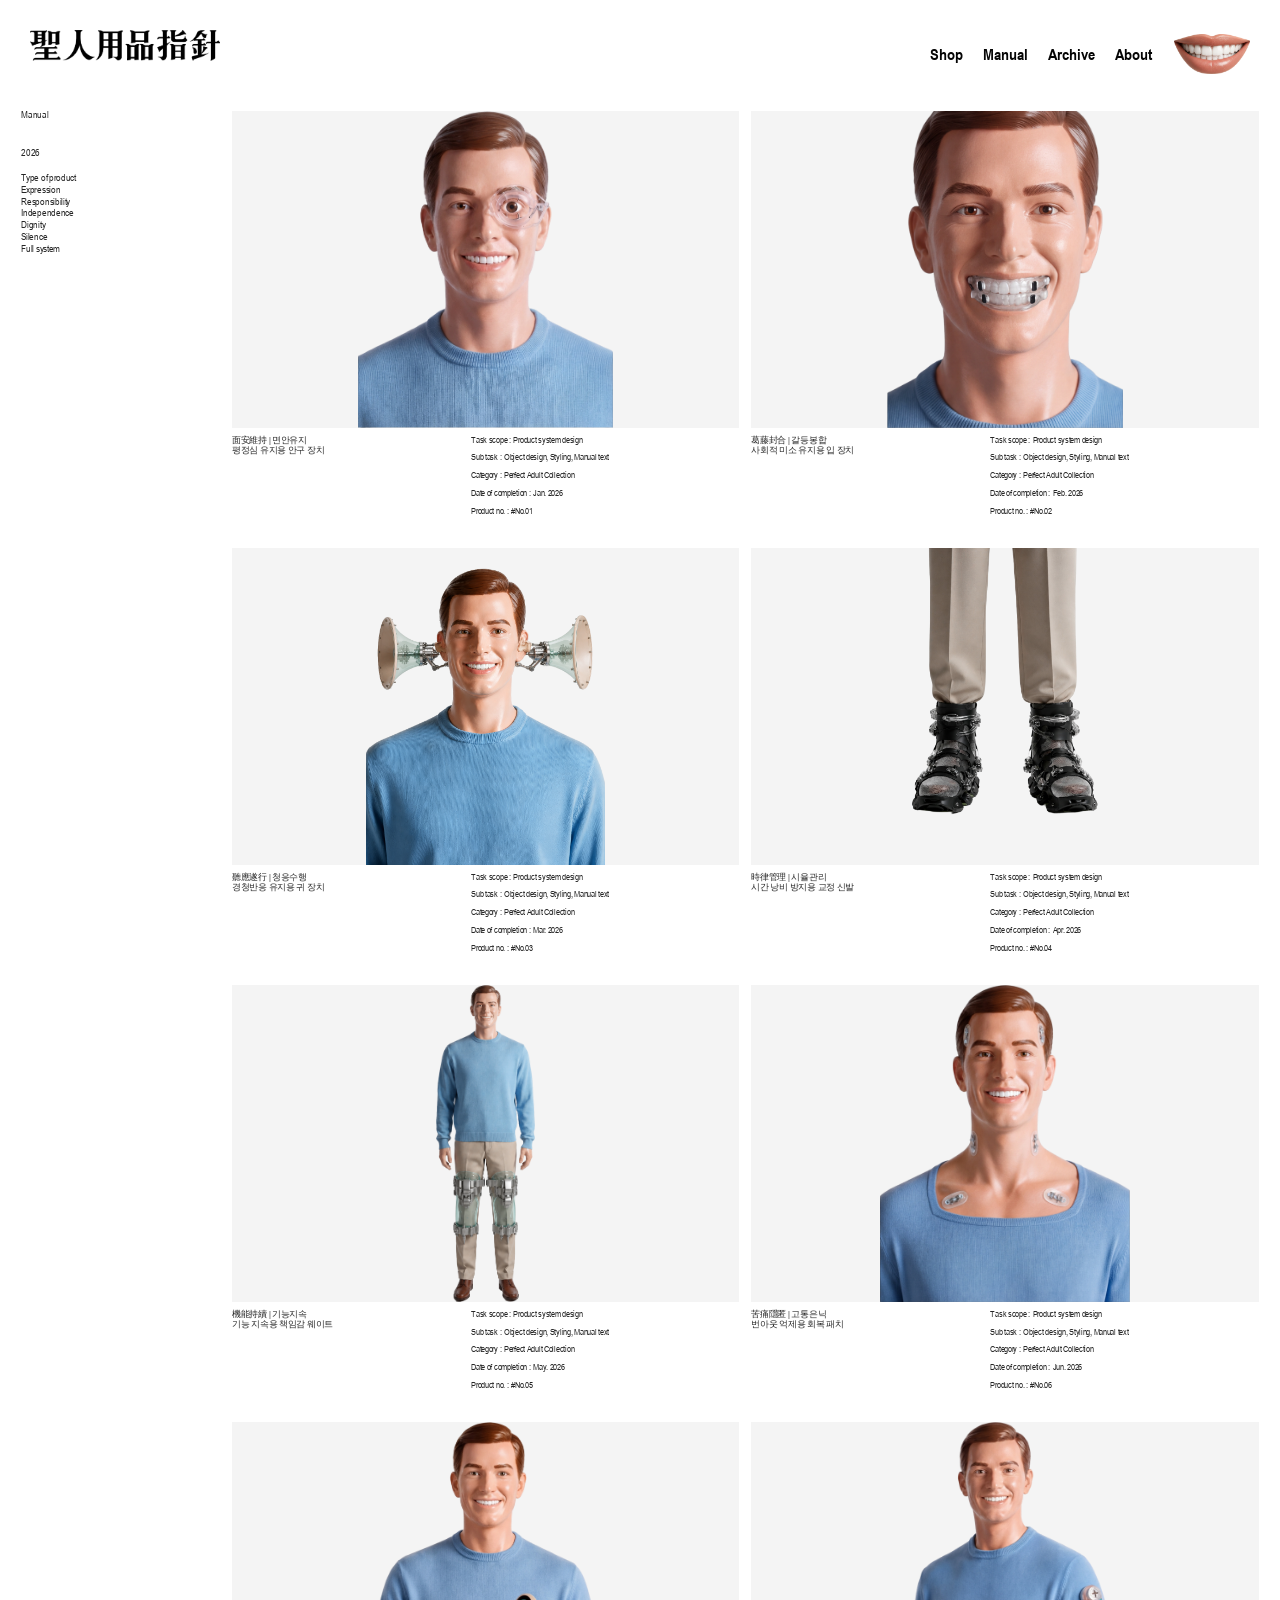
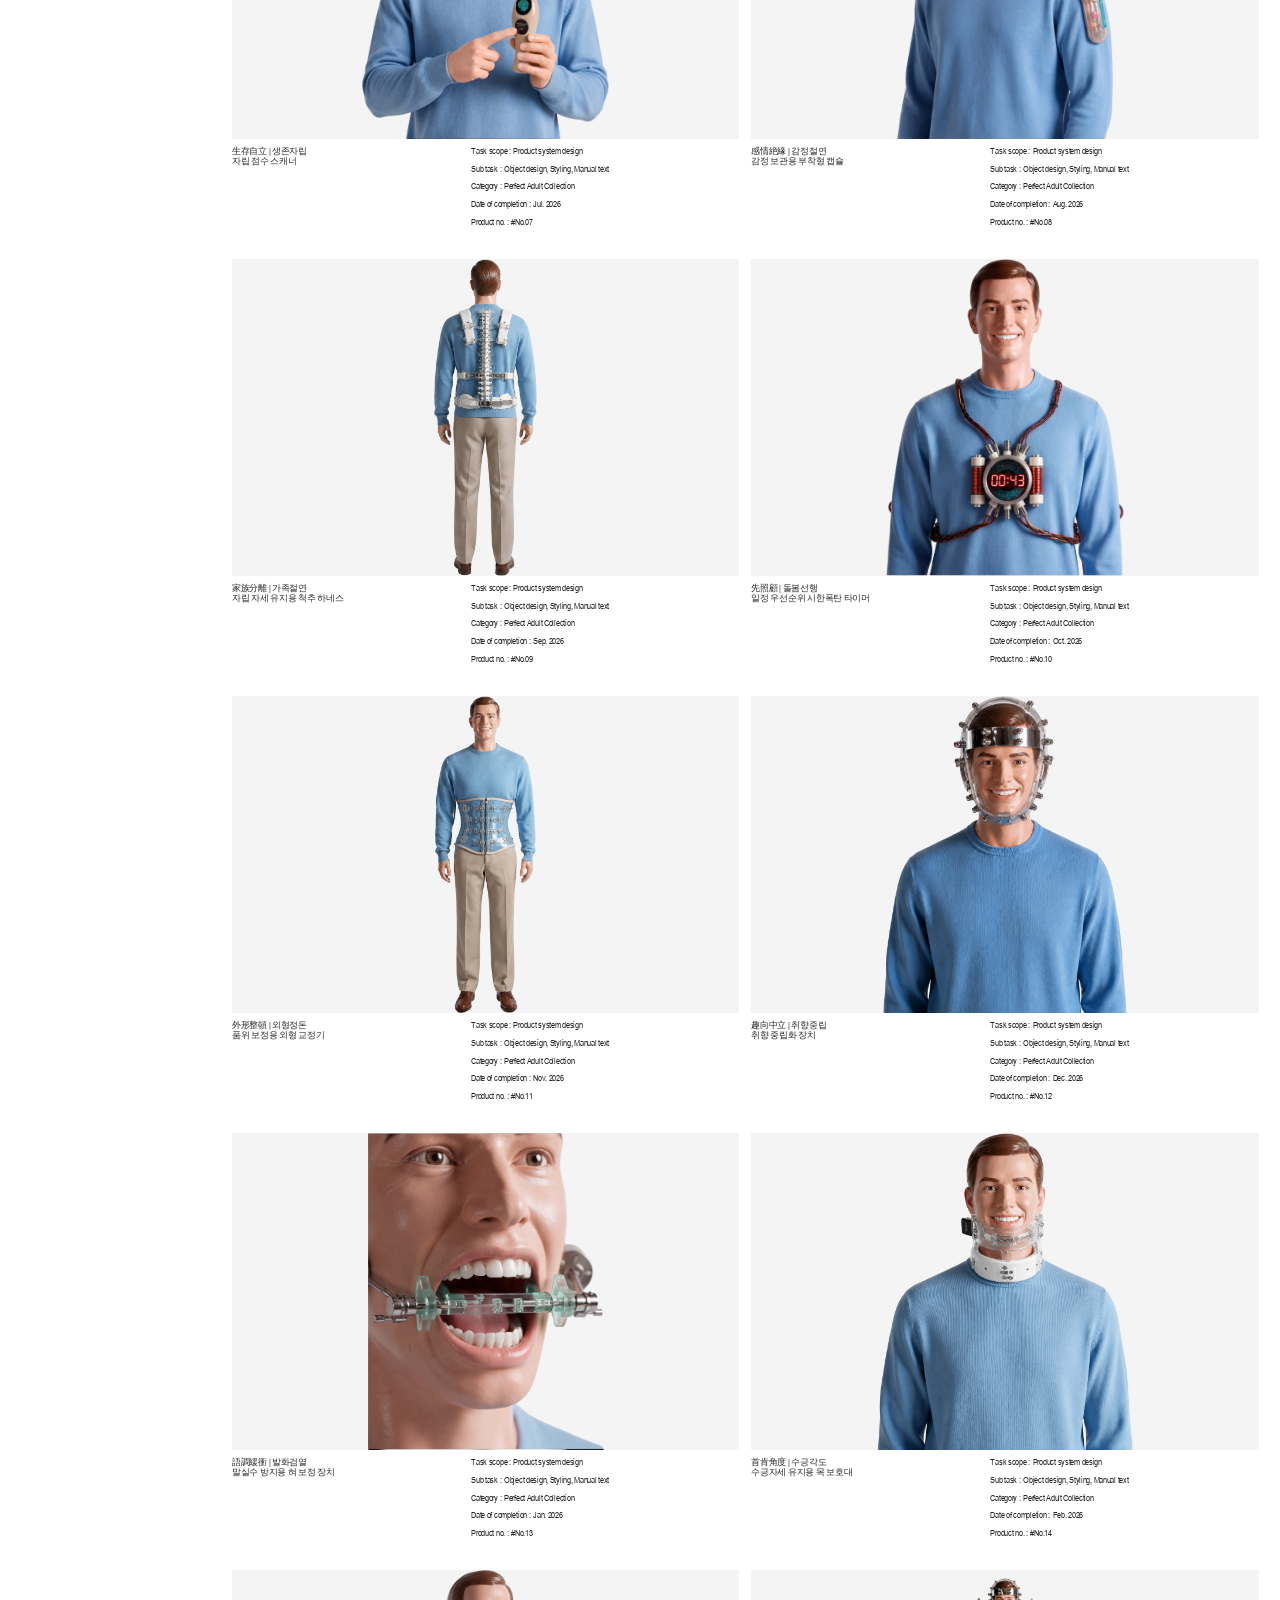
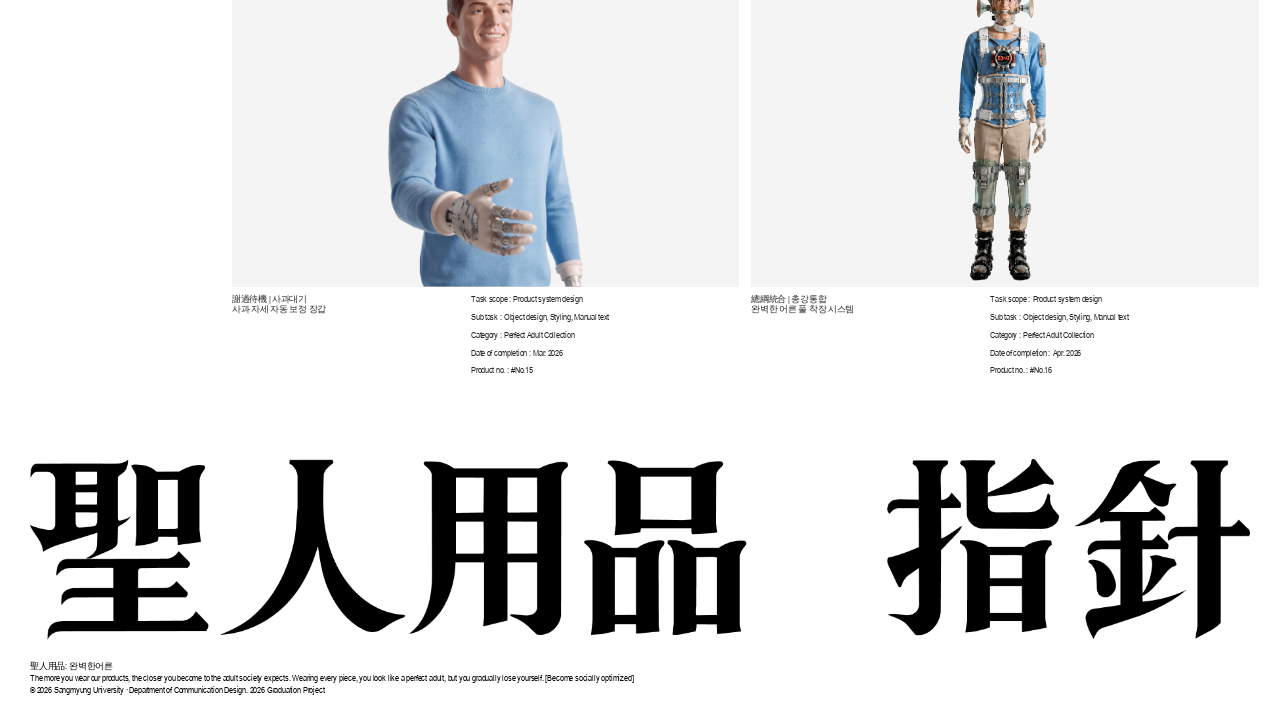
<file: archive.html>
<!doctype html>
<html lang="ko">
  <head>
    <meta charset="UTF-8" />
    <meta name="viewport" content="width=device-width, initial-scale=1.0" />
    <title>聖人用品指針 | Archive</title>
    <link rel="stylesheet" href="css/font.css?v=20260929-4" />
    <link rel="stylesheet" href="css/common.css?v=20260929-1" />
    <link rel="stylesheet" href="css/pages/archive.css?v=20260927-6" />
  </head>
  <body data-page="archive">
    <script src="js/shared/data.js?v=20260928-1"></script>
    <script src="js/shared/common.js?v=20260928-1"></script>
    <script src="js/pages/archive.js?v=20260927-4"></script>
  </body>
</html>
</file>
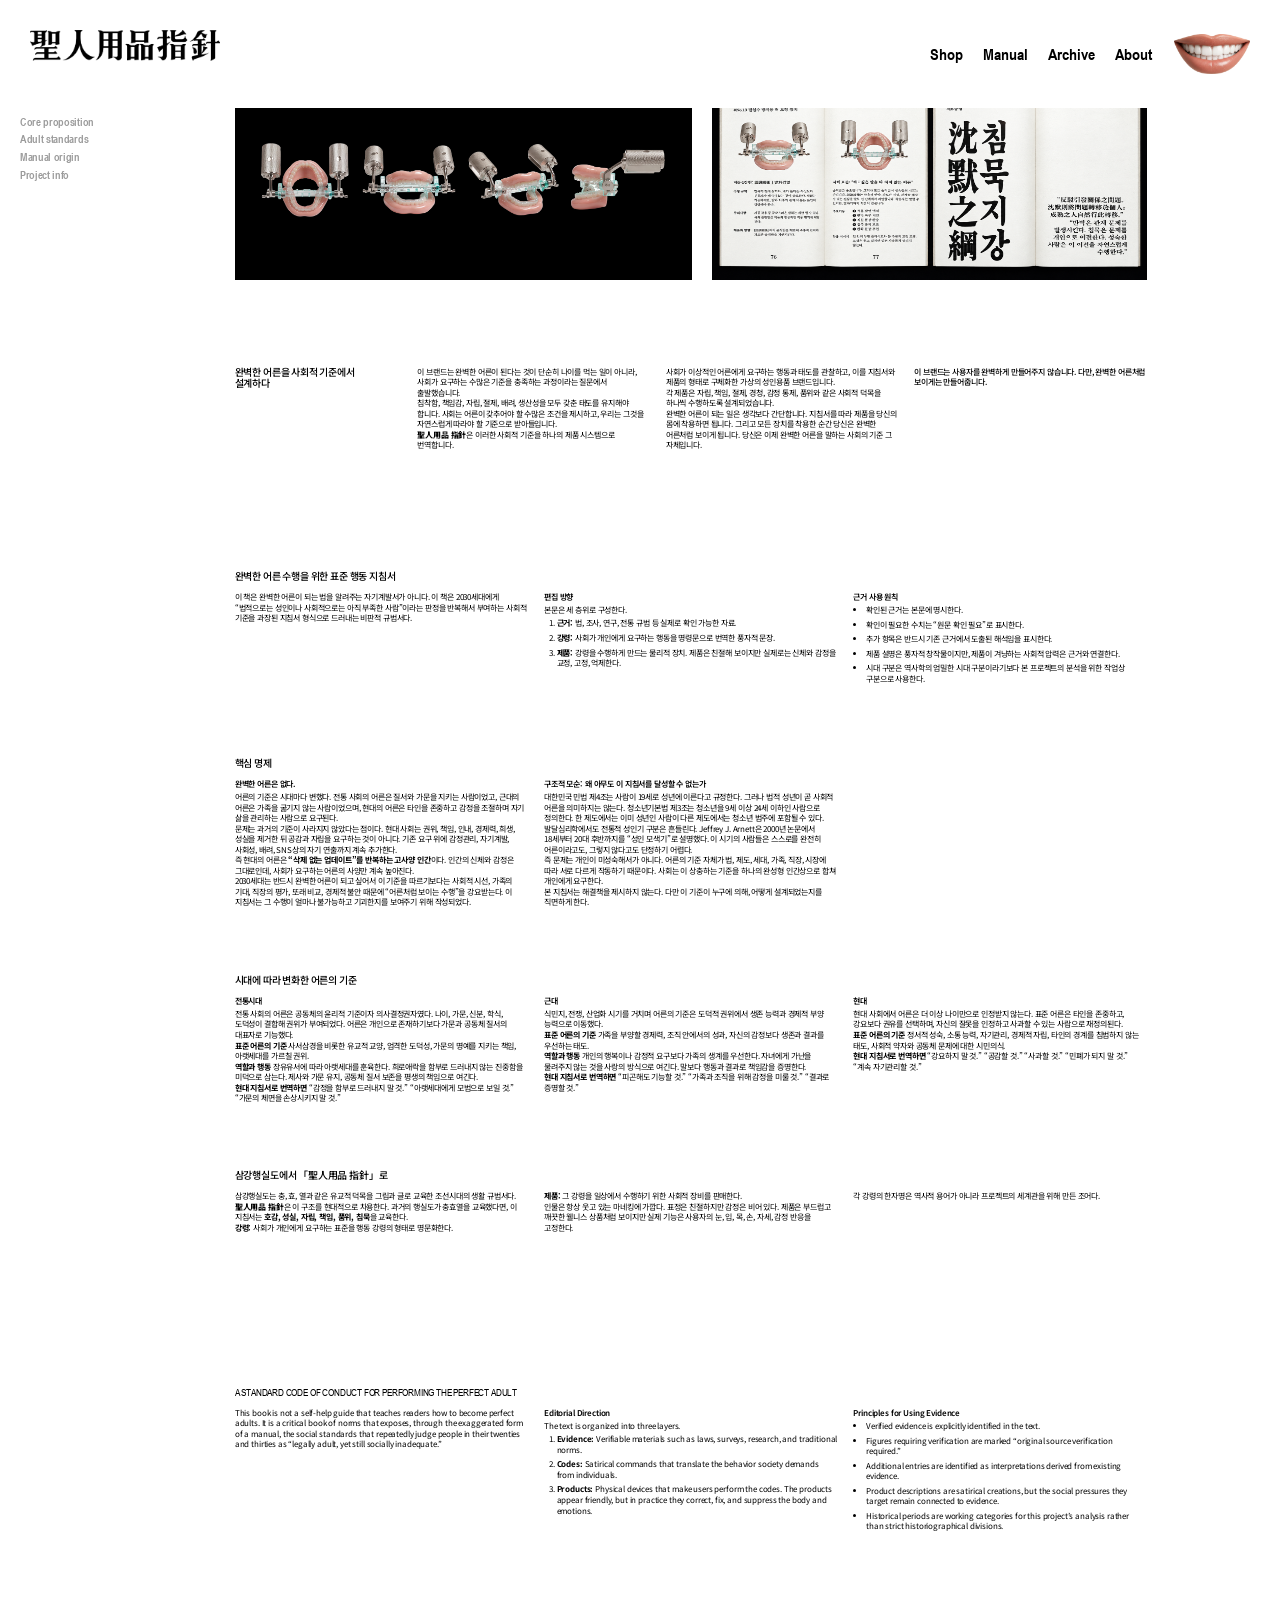
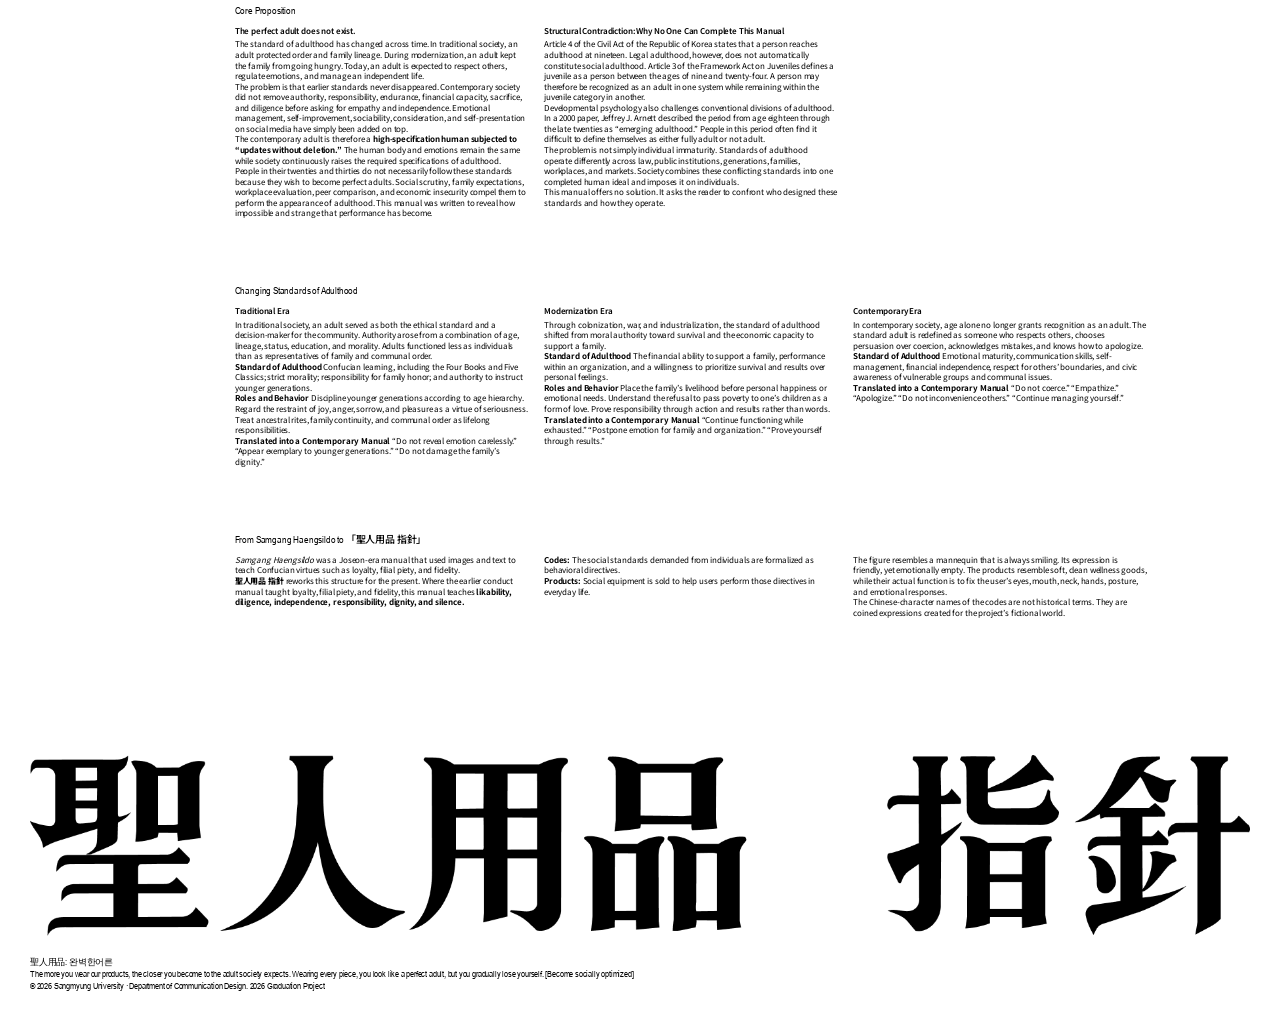
<file: manual.html>
<!doctype html>
<html lang="ko">
  <head>
    <meta charset="UTF-8" />
    <meta name="viewport" content="width=device-width, initial-scale=1.0" />
    <title>聖人用品指針 | Manual</title>
    <link rel="stylesheet" href="css/font.css?v=20260929-4" />
    <link rel="stylesheet" href="css/common.css?v=20260929-1" />
    <link rel="stylesheet" href="css/pages/manual-reference.css?v=20260929-5" />
  </head>
  <body data-page="manual">
    <script src="js/shared/data.js?v=20260928-1"></script>
    <script src="js/shared/common.js?v=20260928-1"></script>
    <script src="js/pages/manual.js?v=20260928-5"></script>
  </body>
</html>
</file>
<file: css/font.css>
@font-face {
  font-family: "Noto Sans KR";
  src: url("../assets/fonts/NotoSansKR-Variable.ttf") format("truetype");
  font-style: normal;
  font-weight: 100 900;
  font-display: swap;
}

@font-face {
  font-family: "SM3 Gyeonchul Myeongjo";
  src: url("../assets/fonts/SM3GyeonchulMyeongjo-Regular.otf") format("opentype");
  font-style: normal;
  font-weight: 400;
  font-display: swap;
}

@font-face {
  font-family: "Arial Narrow";
  src: url("../assets/fonts/ArialNarrow.ttf") format("truetype");
  font-style: normal;
  font-weight: 400;
  font-display: swap;
}

@font-face {
  font-family: "Arial Narrow";
  src: url("../assets/fonts/ArialNarrow-Bold.ttf") format("truetype");
  font-style: normal;
  font-weight: 700;
  font-display: swap;
}

@font-face {
  font-family: "Arial Narrow";
  src: url("../assets/fonts/ArialNarrow-Italic.ttf") format("truetype");
  font-style: italic;
  font-weight: 400;
  font-display: swap;
}

@font-face {
  font-family: "Arial Narrow";
  src: url("../assets/fonts/ArialNarrow-BoldItalic.ttf") format("truetype");
  font-style: italic;
  font-weight: 700;
  font-display: swap;
}

:root {
  --red: #000000;
  --ink: #050505;
  --muted: #b8b8b8;
  --page: #ffffff;
  --en-font: "Arial Narrow", "Arial Condensed", Arial, sans-serif;
  --kr-font: Pretendard, "Noto Sans KR", "Helvetica Neue", Arial, sans-serif;
}
</file>
<file: css/common.css>
/*
  [모든 페이지 공통 수정 지도]
  - 전체 기본 글꼴/배경: html, body
  - 커서 이미지: html, body, body * 선택자
  - 상단 고정 영역: .top-bar
  - 우측 입술 버튼: .brand-toggle, .brand-mark
  - 좌측 한자 로고: .brand-title, .brand-logo
  - Shop/Manual/Archive/About 메뉴: .menu-panel, .side-nav
  - 메뉴 항목 사이 간격: .nav-primary-group
  - 왼쪽 아래 계정명: .footer-handle
  - 모든 페이지 마지막 큰 로고: .site-end, .site-end-logo
  - 마지막 설명 글: .site-end-copy
*/
* {
  box-sizing: border-box;
}

html,
body {
  margin: 0;
  width: 100%;
  min-height: 100%;
  overflow-x: hidden;
  overflow-y: auto;
  background: transparent;
  color: var(--ink);
  font-family: var(--en-font);
}

/*
  페이지 스크롤 고정 강도:
  mandatory = 휠을 놓으면 가장 가까운 구간에 확실하게 맞춤
  proximity = 구간 가까이에서만 부드럽게 맞춤
*/
html {
  scroll-snap-type: y proximity;
  scroll-behavior: smooth;
}

/* 메인은 첫 화면과 마지막 화면만 멈추고, 중간 내용은 자연스럽게 스크롤됩니다. */
.home-intro,
.detail-gallery,
.detail-related-message,
.detail-related-grid .product-tile,
.manual-intro,
.manual-section,
.archive-intro,
.archive-project,
.site-end {
  scroll-snap-align: start;
  scroll-snap-stop: normal;
}

/* 메인 첫 화면과 마지막 bottom_logo 영역은 정확히 멈춥니다. */
.home-intro,
.site-end {
  scroll-snap-stop: always;
}

a {
  color: inherit;
  text-decoration: none;
}

button,
a {
  -webkit-tap-highlight-color: transparent;
}

/* 전체 사이트 마우스 커서: 원본은 assets/Mouse cursor.png 입니다. */
html,
body,
body *,
button,
a,
input,
select,
textarea,
[role="button"] {
  cursor:
    url("../assets/graphics/mouse-cursor-large.png") 16 10,
    auto !important;
}

.site-frame {
  position: relative;
  width: 100vw;
  min-height: calc(2360px * var(--stage-scale, 1));
  overflow: visible;
  background: var(--page);
}

.top-bar {
  position: fixed;
  top: 0;
  left: 0;
  z-index: 30;
  width: 100vw;
  height: 108px;
  background: #fff;
}

.brand-toggle {
  /* 입술 버튼 위치(top/right)와 크기(width/height)입니다. */
  position: absolute;
  top: 30px;
  right: 30px;
  z-index: 33;
  display: flex;
  align-items: center;
  justify-content: center;
  width: 76px;
  height: 48px;
  padding: 0;
  border: 0;
  background: transparent;
}

.brand-mark {
  display: block;
  width: 100%;
  height: 100%;
  object-fit: contain;
}

.brand-title {
  /* 왼쪽 한자 로고의 위치입니다. */
  position: absolute;
  top: 30px;
  left: 30px;
  display: flex;
  align-items: center;
  margin: 0;
}

.brand-home {
  display: inline-flex;
  align-items: center;
  justify-content: center;
}

.brand-logo {
  display: block;
  width: 190px;
  height: auto;
}

.menu-panel {
  /* 메뉴 전체를 입술 왼쪽에 배치하는 영역입니다. */
  position: fixed;
  top: 30px;
  right: 128px;
  z-index: 31;
  display: flex;
  align-items: center;
  width: auto;
  height: 48px;
  padding: 0;
  background: transparent;
  transition:
    opacity 160ms ease,
    visibility 160ms ease;
}

.side-nav {
  font-family: "Arial Narrow", Arial, sans-serif;
  font-size: 16px;
  font-weight: 700;
  line-height: 1;
}

.side-nav {
  display: flex;
  align-items: center;
}

.nav-primary-group {
  /* Shop, Manual, Archive, About 사이의 간격입니다. */
  display: flex;
  align-items: center;
  gap: 20px;
}

.nav-primary-group {
  margin: 0;
}

.side-nav a {
  display: block;
  margin: 0;
  white-space: nowrap;
}

.side-nav a.active {
  font-weight: inherit;
}

.collection-index {
  display: none;
}

.menus-hidden .menu-panel {
  opacity: 0;
  pointer-events: none;
  visibility: hidden;
}

.footer-handle {
  position: fixed;
  left: calc(30px * var(--stage-scale, 1));
  bottom: calc(32px * var(--stage-scale, 1));
  z-index: 20;
  margin: 0;
  font-size: calc(16px * var(--stage-scale, 1));
  transition: opacity 180ms ease;
}

.site-end-visible .footer-handle {
  opacity: 0;
  pointer-events: none;
}

/* 모든 페이지의 마지막 화면: 로고 크기와 위 간격은 여기서 조정합니다. */
.site-end {
  position: relative;
  z-index: 2;
  width: 100%;
  padding: calc(5px * var(--stage-scale, 1)) 30px 24px;
  background: #fff;
  color: #000;
}

.site-end-logo {
  display: block;
  width: 100%;
  height: auto;
}

/* 하단 프로젝트 정보: Arial Narrow / 14px / 행간 18px / 자간 -2% */
.site-end-copy {
  margin-top: calc(30px * var(--stage-scale, 1));
  font-family: var(--en-font);
  font-size: calc(14px * var(--stage-scale, 1));
  font-weight: 500;
  line-height: calc(18px * var(--stage-scale, 1));
  letter-spacing: -0.02em;
}

.site-end-copy p {
  margin: 0;
}

@media (max-width: 760px) {
  html {
    scroll-snap-type: y proximity;
  }

  .site-end {
    padding: 90px 16px 18px;
  }

  .site-end-copy {
    margin-top: 10px;
    font-size: 10px;
    line-height: 13px;
  }

  .brand-toggle {
    top: 14px;
    right: 14px;
    width: 54px;
    height: 34px;
  }

  .menu-panel {
    right: 82px;
    height: 62px;
  }

  .side-nav {
    font-size: 12px;
  }

  .nav-primary-group {
    gap: 14px;
  }
}
</file>
<file: css/pages/archive.css>
/*
  [아카이브 페이지 수정 지도]
  - 왼쪽 필터/메뉴: .archive-filter
  - 오른쪽 전체 영역: .archive-index
  - 상단 설명: .archive-index-header
  - 2열 프로젝트 그리드: .archive-grid
  - 개별 이미지 박스: .archive-card-image-wrap
  - 개별 텍스트 메타: .archive-card-copy, .archive-card-meta
*/
body[data-page="archive"],
body[data-page="archive"] .site-frame {
  background: #fff;
}

body[data-page="archive"] .site-frame {
  min-height: 100%;
}

body[data-page="archive"] .footer-handle {
  display: none;
}

.archive-page {
  display: grid;
  grid-template-columns: calc(252px * var(--stage-scale, 1)) minmax(0, 1fr);
  column-gap: calc(64px * var(--stage-scale, 1));
  min-height: 100vh;
  padding: calc(128px * var(--stage-scale, 1)) calc(32px * var(--stage-scale, 1))
    calc(110px * var(--stage-scale, 1));
  background: #fff;
  color: #262626;
  font-family: "Arial Narrow", Arial, sans-serif;
}

.archive-filter {
  position: sticky;
  top: calc(128px * var(--stage-scale, 1));
  align-self: start;
  min-width: 0;
  font-size: calc(15px * var(--stage-scale, 1));
  font-weight: 500;
  line-height: 1.04;
  letter-spacing: -0.03em;
}

.archive-section-nav,
.archive-filter-group {
  display: grid;
}

.archive-section-nav {
  gap: calc(2px * var(--stage-scale, 1));
  margin-bottom: calc(42px * var(--stage-scale, 1));
}

.archive-filter-group {
  gap: calc(2px * var(--stage-scale, 1));
}

.archive-filter p {
  margin: 0;
}

.archive-filter-group p + p {
  margin-top: calc(20px * var(--stage-scale, 1));
}

.archive-index {
  min-width: 0;
}

.archive-index-header {
  display: grid;
  grid-template-columns: minmax(0, 1.2fr) minmax(0, 1fr) auto;
  column-gap: calc(28px * var(--stage-scale, 1));
  align-items: start;
  margin-bottom: calc(22px * var(--stage-scale, 1));
  font-size: calc(15px * var(--stage-scale, 1));
  font-weight: 500;
  line-height: 1.08;
  letter-spacing: -0.03em;
}

.archive-index-header h1,
.archive-index-header p {
  margin: 0;
  font: inherit;
}

.archive-grid {
  display: grid;
  grid-template-columns: repeat(2, minmax(0, 1fr));
  column-gap: calc(18px * var(--stage-scale, 1));
  row-gap: calc(38px * var(--stage-scale, 1));
}

.archive-card {
  min-width: 0;
}

.archive-card-link {
  display: grid;
  gap: calc(10px * var(--stage-scale, 1));
}

.archive-card-image-wrap {
  display: flex;
  align-items: center;
  justify-content: center;
  width: 100%;
  aspect-ratio: 16 / 10;
  margin: 0;
  overflow: hidden;
  background: #f4f4f4;
}

.archive-card-image {
  display: block;
  width: 100%;
  height: 100%;
  object-fit: contain;
}

.archive-card-copy {
  display: grid;
  grid-template-columns: minmax(0, 0.92fr) minmax(0, 1.08fr);
  column-gap: calc(16px * var(--stage-scale, 1));
  min-height: calc(132px * var(--stage-scale, 1));
  font-size: calc(14px * var(--stage-scale, 1));
  font-weight: 500;
  line-height: 1.08;
  letter-spacing: -0.03em;
}

.archive-card-heading h2,
.archive-card-heading p,
.archive-card-meta,
.archive-card-meta div,
.archive-card-meta dt,
.archive-card-meta dd {
  margin: 0;
}

.archive-card-heading h2 {
  font: inherit;
}

.archive-card-meta {
  display: grid;
  gap: calc(2px * var(--stage-scale, 1));
}

.archive-card-meta div {
  display: grid;
  grid-template-columns: max-content minmax(0, 1fr);
  column-gap: calc(4px * var(--stage-scale, 1));
}

.archive-card-meta dt,
.archive-card-meta dd {
  display: inline;
}

@media (max-width: 900px) {
  .archive-page {
    display: block;
    padding: 92px 16px 78px;
  }

  .archive-filter {
    position: static;
    margin-bottom: 42px;
    font-size: 13px;
  }

  .archive-index-header {
    grid-template-columns: 1fr;
    gap: 8px;
    margin-bottom: 18px;
    font-size: 13px;
  }

  .archive-grid {
    grid-template-columns: 1fr;
    row-gap: 42px;
  }

  .archive-card-copy {
    grid-template-columns: 1fr;
    gap: 10px;
    min-height: 0;
    font-size: 13px;
  }
}
</file>
<file: css/pages/manual-reference.css>
/*
  [메뉴얼 페이지 수정 지도]
  - 전체 바깥 여백과 열 기준값: .manual-page
  - 왼쪽 큰 제목 영역: .manual-rail, .manual-intro > h2
  - 오른쪽 첫 소개 3열: .manual-intro-grid
  - 강령 본문 3열: .manual-chapter-copy
  - 한국어/영어 큰 구역 사이: .manual-section
  - 강령과 강령 사이: .manual-chapter
  - 소제목: .manual-chapter-copy h4
  - 본문: .manual-intro-column, .manual-chapter-copy
  - 태블릿: @media (max-width: 980px)
  - 모바일: @media (max-width: 760px)

  CSS 간격 값은 보통 위 오른쪽 아래 왼쪽 순서입니다.
  예: padding: 100px 30px 80px 30px;
*/
body[data-page="manual"],
body[data-page="manual"] .site-frame {
  --manual-page-bg: #fff;
  background: var(--manual-page-bg);
}

body[data-page="manual"] .top-bar {
  background: var(--manual-page-bg);
}

body[data-page="manual"] .menu-panel,
body[data-page="manual"] .side-nav,
body[data-page="manual"] .side-nav a {
  color: #000;
}

body[data-page="manual"] .brand-logo {
  filter: none;
}

body[data-page="manual"] .footer-handle {
  display: none;
}

.manual-page {
  /* 왼쪽 제목 칸 너비입니다. 숫자를 키우면 제목 칸이 넓어집니다. */
  --manual-rail: calc(250px * var(--stage-scale, 1));
  --manual-sidebar: calc(270px * var(--stage-scale, 1));
  /* 모든 본문 열 사이의 가로 간격입니다. */
  --manual-gap: calc(24px * var(--stage-scale, 1));
  /* 메뉴얼 본문 자간/행간은 여기서 바꾸면 전체에 적용됩니다. */
  --manual-body-line-height: 1.32;
  --manual-body-letter-spacing: -0.018em;
  /* 왼쪽 부제목 자간/행간입니다. */
  --manual-title-line-height: 1.16;
  --manual-title-letter-spacing: -0.018em;
  /* 메뉴얼 상단 이미지 박스 조정 */
  --manual-hero-left-bg: #000;
  --manual-hero-right-bg: #000;
  --manual-hero-left-padding: calc(40px * var(--stage-scale, 1));
  --manual-hero-left-position: center 50%;
  --manual-hero-right-fit: center 40%;
  --manual-hero-right-position: center 100%;
  width: 100%;
  min-height: 100vh;
  /* 페이지 전체 안쪽 여백: 위 / 오른쪽 / 아래 / 왼쪽 */
  padding: calc(120px * var(--stage-scale, 1))
    calc(200px * var(--stage-scale, 1)) calc(200px * var(--stage-scale, 1))
    calc(50px * var(--stage-scale, 1));
  color: #000;
  background: var(--manual-page-bg);
}

.manual-side-index {
  position: fixed;
  top: calc(120px * var(--stage-scale, 1));
  left: calc(30px * var(--stage-scale, 1));
  z-index: 12;
  width: calc(210px * var(--stage-scale, 1));
  color: #4b4b4b;
  font-family: "Arial Narrow", Arial, sans-serif;
  font-size: calc(16px * var(--stage-scale, 1));
  font-weight: 600;
  line-height: 1.04;
  letter-spacing: -0.03em;
}

.manual-side-nav {
  display: grid;
  gap: calc(10px * var(--stage-scale, 1));
}

.manual-side-nav {
  margin-bottom: calc(34px * var(--stage-scale, 1));
}

.manual-side-nav a {
  color: #9a9a9a;
  transition: color 140ms ease;
}

.manual-side-nav a:hover,
.manual-side-nav a.is-active {
  color: #111;
}

.manual-hero,
.manual-intro,
.manual-section {
  margin-left: calc(var(--manual-sidebar) + calc(32px * var(--stage-scale, 1)));
}
/* 이미지 박스 사이즈 */
.manual-hero {
  display: grid;
  grid-template-columns: minmax(0, 1.05fr) minmax(0, 1fr);
  gap: calc(30px * var(--stage-scale, 1));
  margin-bottom: calc(130px * var(--stage-scale, 1));
}
/* 이미지 높이 */
.manual-hero-panel {
  height: calc(300px * var(--stage-scale, 1));
  margin: 0;
  overflow: hidden;
  background: var(--manual-hero-right-bg);
}

.manual-hero-panel-wide {
  background: var(--manual-hero-left-bg);
}

.manual-hero-panel img {
  display: block;
  width: 100%;
  height: 100%;
  object-fit: cover;
}
/* 이미지 안쪽 여백 */
.manual-hero-panel-wide img {
  padding: var(--manual-hero-left-padding);
  object-fit: contain;
  object-position: var(--manual-hero-left-position);
}

.manual-hero-panel:not(.manual-hero-panel-wide) img {
  object-fit: var(--manual-hero-right-fit);
  object-position: var(--manual-hero-right-position);
}

/* 왼쪽 제목 1칸 + 오른쪽 본문 3칸 */
.manual-intro {
  display: grid;
  /* 왼쪽 제목 1칸 + 오른쪽 본문 3칸입니다. */
  grid-template-columns: var(--manual-rail) repeat(3, minmax(0, 1fr));
  column-gap: var(--manual-gap);
  align-items: start;
}

.manual-editorial-row {
  display: block;
}

.manual-rail,
.manual-intro > h2 {
  grid-column: 1;
  min-width: 0;
}

.manual-rail h2,
.manual-intro > h2 {
  margin: 0;
  padding-right: calc(28px * var(--stage-scale, 1));
  font-family: "Arial Narrow", var(--kr-font);
  /* 왼쪽의 큰 장 제목 크기와 굵기입니다. */
  font-size: calc(15px * var(--stage-scale, 1));
  font-weight: 500;
  line-height: var(--manual-title-line-height);
  letter-spacing: var(--manual-title-letter-spacing);
  word-break: keep-all;
}

/* 첫 소개는 한 화면 가까이 머물고, 텍스트는 오른쪽에 작게 정렬됩니다. */
.manual-intro {
  min-height: 0;
}

.manual-intro-grid {
  grid-column: 2 / -1;
  display: grid;
  grid-template-columns: repeat(3, minmax(0, 1fr));
  gap: var(--manual-gap);
  padding-top: 0;
}
/* 왼쪽 부제목 */
.manual-intro-column,
.manual-chapter-copy {
  min-width: 0;
  font-family: var(--kr-font);
  /* 메뉴얼 본문의 공통 글자 크기, 굵기, 행간, 자간입니다. */
  font-size: calc(12px * var(--stage-scale, 1));
  font-weight: 400;
  line-height: var(--manual-body-line-height);
  letter-spacing: var(--manual-body-letter-spacing);
  text-align: left;
  word-break: keep-all;
}

.manual-intro-column p {
  display: block;
  margin: 0;
}

.manual-intro-column p + p::before {
  content: none;
}

.manual-intro-conclusion {
  font-weight: 500;
}

/* 큰 한자 워드마크는 페이지 마지막 공통 영역에서만 표시합니다. */
.manual-intro-brand {
  display: none;
}

/* 메뉴얼 수정 */
.manual-intro-brand img {
  display: block;
  width: 100%;
  height: auto;
}

.manual-intro-brand-copy {
  margin-top: calc(10px * var(--stage-scale, 1));
  font-family: "Arial Narrow", Arial, sans-serif;
  font-size: calc(12px * var(--stage-scale, 1));
  font-weight: 400;
  /* 행간 */
  line-height: 2;
  /* 자간 */
  letter-spacing: -0.01em;
}

.manual-intro-brand-copy p {
  margin: 0;
}

.manual-section {
  /* 첫 번째 KOREAN/ENGLISH 문서 구역이 시작되는 위 간격입니다. */
  margin-top: calc(180px * var(--stage-scale, 1));
  padding: 0;
  border: 0;
  background: transparent;
}

.manual-section + .manual-section {
  /* KOREAN 구역과 ENGLISH 구역 사이 간격입니다. */
  margin-top: calc(230px * var(--stage-scale, 1));
}

.manual-chapter {
  /* 각 강령 장 사이의 세로 간격입니다. */
  margin-top: calc(100px * var(--stage-scale, 1));
}

.manual-chapter:first-child {
  margin-top: 0;
}

.manual-chapter .manual-rail {
  margin-bottom: calc(14px * var(--stage-scale, 1));
}

.manual-chapter-copy {
  display: grid;
  grid-template-columns: repeat(3, minmax(0, 1fr));
  /* 오른쪽 본문 세 칸 사이 간격은 위의 --manual-gap을 사용합니다. */
  gap: var(--manual-gap);
}

.manual-subsection {
  min-width: 0;
}

.manual-chapter-copy[data-columns="1"] {
  display: block;
}

.manual-subsection--flow {
  column-count: 3;
  column-gap: var(--manual-gap);
}

.manual-chapter-copy h4 {
  break-after: avoid-column;
  margin: 0 0 calc(6px * var(--stage-scale, 1));
  font-size: inherit;
  font-weight: 600;
  line-height: var(--manual-title-line-height);
  letter-spacing: inherit;
}

.manual-chapter-copy p {
  display: block;
  margin: 0;
  font-size: inherit;
  font-weight: inherit;
  line-height: inherit;
  letter-spacing: inherit;
}

.manual-chapter-copy p + p::before {
  content: none;
}

.manual-chapter-copy ol,
.manual-chapter-copy ul {
  margin: calc(4px * var(--stage-scale, 1)) 0 calc(10px * var(--stage-scale, 1));
  font-size: inherit;
  font-weight: inherit;
  line-height: inherit;
  letter-spacing: inherit;
}

.manual-chapter-copy p,
.manual-chapter-copy li {
  break-inside: avoid-column;
}

.manual-chapter-copy ol,
.manual-chapter-copy ul {
  padding-left: calc(19px * var(--stage-scale, 1));
}

.manual-chapter-copy li {
  margin-bottom: calc(6px * var(--stage-scale, 1));
}

.manual-language-section[lang="en"] .manual-rail h2,
.manual-language-section[lang="en"] .manual-chapter-copy {
  font-family: "Arial Narrow", Arial, sans-serif;
}

.manual-language-section[lang="en"] .manual-rail h2 {
  font-weight: 500;
  letter-spacing: -0.03em;
}

@media (max-width: 980px) {
  /* 태블릿에서는 본문을 3열에서 2열로 줄입니다. */
  .manual-page {
    --manual-rail: 220px;
    --manual-sidebar: 220px;
    --manual-gap: 28px;
  }

  .manual-hero,
  .manual-intro,
  .manual-section {
    margin-left: calc(var(--manual-sidebar) + 24px);
  }

  .manual-side-index {
    width: 180px;
    font-size: 12px;
  }

  .manual-hero {
    grid-template-columns: 1fr;
  }

  .manual-editorial-row,
  .manual-intro {
    grid-template-columns: var(--manual-rail) repeat(2, minmax(0, 1fr));
  }

  .manual-intro-grid,
  .manual-chapter-copy {
    grid-column: 2 / -1;
    grid-template-columns: repeat(2, minmax(0, 1fr));
  }

  .manual-intro-grid > :last-child,
  .manual-chapter-copy[data-columns="3"] > :last-child {
    grid-column: 2;
  }

  .manual-chapter-copy[data-columns="2"] {
    grid-template-columns: repeat(2, minmax(0, 1fr));
  }

  .manual-chapter-copy[data-columns="2"] .manual-subsection:last-child {
    grid-column: auto;
    column-count: 1;
  }

  .manual-subsection--flow {
    column-count: 2;
  }
}

@media (max-width: 760px) {
  /* 모바일에서는 모든 내용을 한 열로 쌓습니다. */
  body[data-page="manual"] .menu-panel {
    height: 62px;
    padding: 0 14px;
  }

  body[data-page="manual"] .side-nav {
    font-size: 12px;
  }

  body[data-page="manual"] .nav-primary-group {
    gap: 14px;
  }

  .manual-page {
    padding: 104px 16px 90px;
  }

  .manual-side-index {
    position: static;
    width: auto;
    margin-bottom: 54px;
    font-size: 13px;
  }

  .manual-hero,
  .manual-intro,
  .manual-section {
    margin-left: 0;
  }

  .manual-hero {
    grid-template-columns: 1fr;
    gap: 12px;
    margin-bottom: 82px;
  }

  .manual-hero-panel {
    height: 58vw;
    min-height: 210px;
  }

  .manual-hero-panel-wide img {
    padding: 28px;
  }

  .manual-editorial-row,
  .manual-intro {
    display: block;
  }

  .manual-rail h2,
  .manual-intro > h2 {
    max-width: 100%;
    padding-right: 0;
    font-size: 24px;
    line-height: 1.1;
    overflow-wrap: anywhere;
  }

  .manual-intro {
    min-height: auto;
  }

  .manual-intro-grid,
  .manual-chapter-copy,
  .manual-chapter-copy[data-columns="1"],
  .manual-chapter-copy[data-columns="2"],
  .manual-chapter-copy[data-columns="3"] {
    display: grid;
    grid-template-columns: 1fr;
    gap: 28px;
    margin-top: 44px;
    padding: 0;
    font-size: 15px;
    line-height: var(--manual-body-line-height);
    letter-spacing: var(--manual-body-letter-spacing);
  }

  .manual-intro-column {
    font-size: 15px;
    line-height: var(--manual-body-line-height);
    letter-spacing: var(--manual-body-letter-spacing);
  }

  .manual-intro-grid > :last-child,
  .manual-chapter-copy[data-columns="2"] .manual-subsection:last-child,
  .manual-chapter-copy[data-columns="3"] > :last-child {
    grid-column: auto;
    column-count: 1;
  }

  .manual-section {
    margin-top: 130px;
  }

  .manual-section + .manual-section {
    margin-top: 180px;
  }

  .manual-chapter {
    margin-top: 120px;
  }

  .manual-chapter .manual-rail {
    position: static;
  }

  .manual-subsection--flow {
    column-count: 1;
  }
}
</file>
